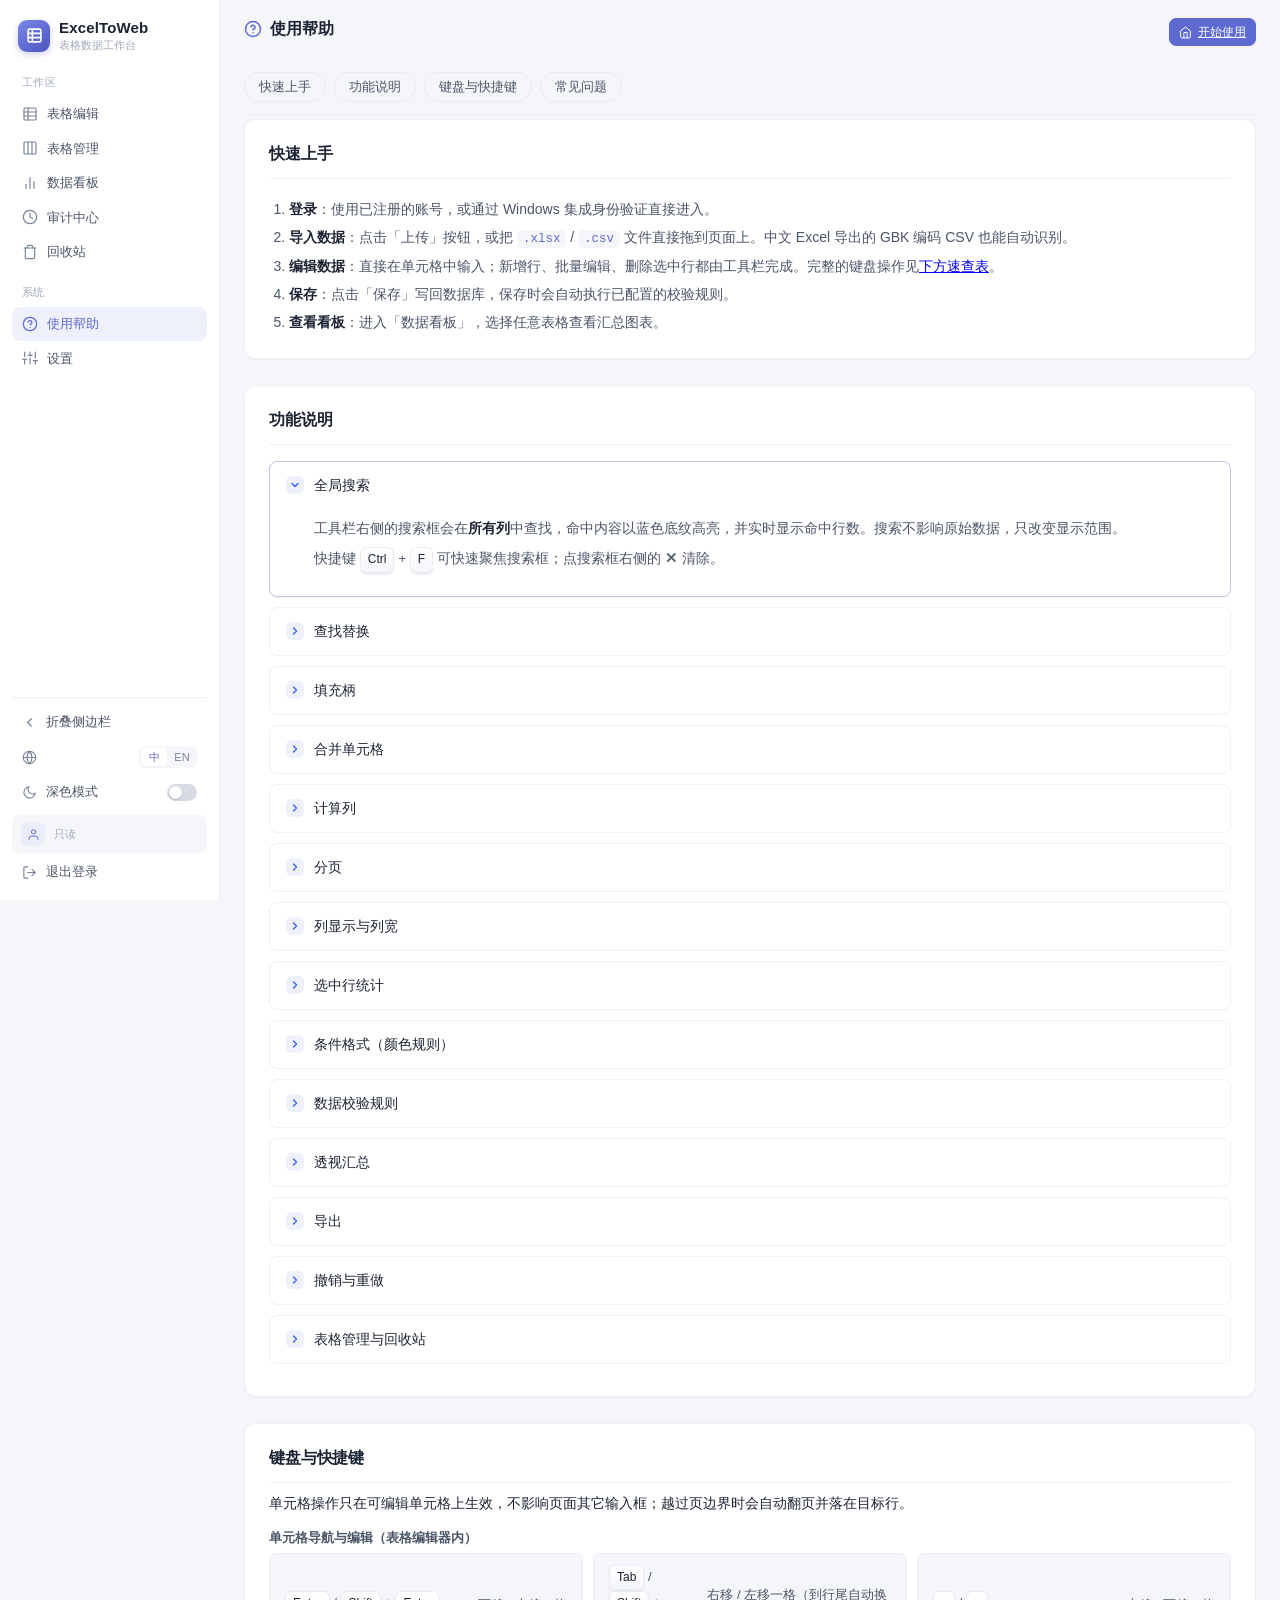
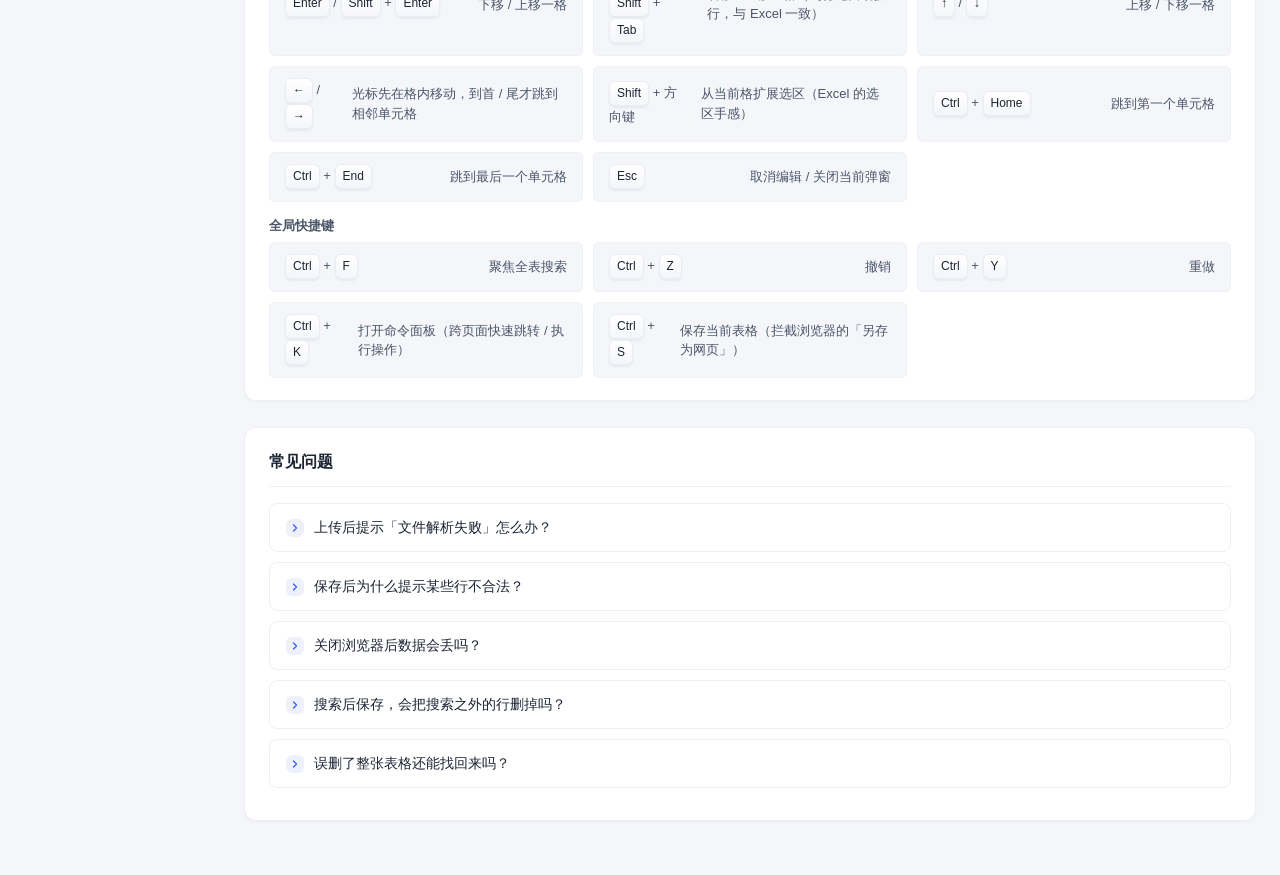
<file: ExcelToWeb/wwwroot/help.html>
<!DOCTYPE html>
<html lang="zh">
<head>
    <meta charset="UTF-8">
    <meta name="viewport" content="width=device-width, initial-scale=1.0">
    <title>使用帮助 - Excel 在线编辑工具</title>
    <script>
        (function () {
            var t = localStorage.getItem('theme');
            if (t === 'dark' || (!t && window.matchMedia && matchMedia('(prefers-color-scheme: dark)').matches)) {
                document.documentElement.setAttribute('data-theme', 'dark');
            }
            // 表格字号：紧凑 13px / 标准 14px / 舒适 15px（旧值 large = 舒适，未设置默认舒适）
            var s = localStorage.getItem('prefTextSize') || 'cozy';
            if (s === 'large' || s === 'cozy') {
                document.documentElement.setAttribute('data-text-size', 'large');
            } else if (s === 'compact') {
                document.documentElement.setAttribute('data-text-size', 'compact');
            }
        })();
    </script>
    <link rel="stylesheet" href="css/style.css">
    <style>
        /* 本页专用：页内锚点导航（纯 CSS 吸顶，无 JS 依赖） */
        .doc-toc {
            position: sticky; top: 0; z-index: 5;
            display: flex; flex-wrap: wrap; gap: 8px;
            padding: 12px 0; margin-bottom: 4px;
            background: var(--bg-page);
            border-bottom: 1px solid var(--border-light);
        }
        .doc-toc a {
            font-size: 13px; padding: 4px 14px; border-radius: 999px;
            color: var(--text-2);
            border: 1px solid var(--border); text-decoration: none;
        }
        .doc-toc a:hover { color: var(--primary); border-color: var(--primary); }
        .doc-section { scroll-margin-top: 64px; }
        .kbd-group { margin: 14px 0 6px; font-size: 13px; font-weight: 600; color: var(--text-2); }
    </style>
</head>
<body>
    <!-- 页面外壳：图标 sprite / 主题切换 / 退出登录 / 导航高亮，由 js/shell.js 统一提供 -->
    <script src="js/shell.js"></script>
    <!-- 多语言：i18n.js 提供语言状态 + DOM 即时翻译，i18n-en.js 是「中 → 英」字典（须在 shell.js 之后） -->
    <script src="js/i18n.js"></script>
    <script src="js/i18n-en.js"></script>
<script src="js/i18n-en-help.js"></script>
    <a class="skip-link" href="#mainContent">跳到主要内容</a>

    <div class="app-shell">
        <!-- ===== 侧边栏 ===== -->
        <aside class="sidebar">
            <div class="sidebar-brand">
                <div class="brand-icon"><svg class="icon"><use href="#i-table"/></svg></div>
                <div class="brand-text">
                    <span class="brand-name">ExcelToWeb</span>
                    <span class="brand-sub collapse-hide">表格数据工作台</span>
                </div>
            </div>

            <nav class="sidebar-nav">
                <p class="nav-section collapse-hide">工作区</p>
                <a class="nav-link" href="/" data-page="index" data-label="表格编辑"><svg class="icon"><use href="#i-table"/></svg><span class="collapse-hide">表格编辑</span></a>
                <a class="nav-link" href="/tables.html" data-page="tables" data-label="表格管理"><svg class="icon"><use href="#i-columns"/></svg><span class="collapse-hide">表格管理</span></a>
                <a class="nav-link" href="/dashboard.html" data-page="dashboard" data-label="数据看板"><svg class="icon"><use href="#i-chart"/></svg><span class="collapse-hide">数据看板</span></a>
                <a class="nav-link" href="/audit.html" data-page="audit" data-label="审计中心"><svg class="icon"><use href="#i-clock"/></svg><span class="collapse-hide">审计中心</span></a>
                <a class="nav-link" href="/trash.html" data-page="trash" data-label="回收站"><svg class="icon"><use href="#i-trash"/></svg><span class="collapse-hide">回收站</span></a>
                <p class="nav-section collapse-hide">系统</p>
                <a class="nav-link" href="/help.html" data-page="help" data-label="使用帮助"><svg class="icon"><use href="#i-help"/></svg><span class="collapse-hide">使用帮助</span></a>
                <a class="nav-link" href="/settings.html" data-page="settings" data-label="设置"><svg class="icon"><use href="#i-settings"/></svg><span class="collapse-hide">设置</span></a>
            </nav>

            <div class="sidebar-bottom">
                <button class="side-action sidebar-collapse-btn" id="sidebarToggle"
                        aria-label="折叠侧边栏" title="折叠侧边栏" aria-expanded="true">
                    <svg class="icon"><use href="#i-chevron-left"/></svg><span class="collapse-label collapse-hide">折叠侧边栏</span>
                </button>
                <button class="side-action" id="themeToggle" aria-label="切换主题">
                    <svg class="icon"><use href="#i-moon"/></svg><span class="theme-label collapse-hide">深色模式</span>
                    <span class="switch" aria-hidden="true"></span>
                </button>
                <div class="user-card">
                    <div class="user-avatar"><svg class="icon icon-sm"><use href="#i-user"/></svg></div>
                    <div class="user-meta">
                        <span class="user-name" id="userInfo"></span>
                        <span class="user-role">管理员 · 本机</span>
                    </div>
                </div>
                <button class="side-action" onclick="handleLogout()">
                    <svg class="icon"><use href="#i-logout"/></svg><span class="collapse-hide">退出登录</span>
                </button>
            </div>
        </aside>

        <!-- ===== 主内容 ===== -->
        <main class="main" id="mainContent">
            <div class="page-header">
                <h1><svg class="icon"><use href="#i-help"/></svg>使用帮助</h1>
                <a class="btn btn-primary btn-sm" href="/">
                    <svg class="icon icon-sm"><use href="#i-home"/></svg>开始使用
                </a>
            </div>

            <!-- 页内锚点导航：滚动到哪都能一键跳转 -->
            <nav class="doc-toc" aria-label="页内导航">
                <a href="#quickstart">快速上手</a>
                <a href="#features">功能说明</a>
                <a href="#keyboard">键盘与快捷键</a>
                <a href="#faq">常见问题</a>
            </nav>

            <!-- 快速上手 -->
            <section class="doc-section" id="quickstart">
                <h2 class="doc-title">快速上手</h2>
                <!-- 整段交给字典：句子中间夹着 <strong>/<code>/<a>，逐节点翻会碎 -->
                <ol class="doc-steps" data-i18n-html="help.quickstart.steps">
                    <li><strong>登录</strong>：使用已注册的账号，或通过 Windows 集成身份验证直接进入。</li>
                    <li><strong>导入数据</strong>：点击「上传」按钮，或把 <code>.xlsx</code> / <code>.csv</code> 文件直接拖到页面上。中文 Excel 导出的 GBK 编码 CSV 也能自动识别。</li>
                    <li><strong>编辑数据</strong>：直接在单元格中输入；新增行、批量编辑、删除选中行都由工具栏完成。完整的键盘操作见<a href="#keyboard">下方速查表</a>。</li>
                    <li><strong>保存</strong>：点击「保存」写回数据库，保存时会自动执行已配置的校验规则。</li>
                    <li><strong>查看看板</strong>：进入「数据看板」，选择任意表格查看汇总图表。</li>
                </ol>
            </section>

            <!-- 功能说明 -->
            <section class="doc-section" id="features">
                <h2 class="doc-title">功能说明</h2>

                <details class="faq" open>
                    <summary>全局搜索</summary>
                    <div class="faq-body" data-i18n-html="help.feature.search">
                        <p>工具栏右侧的搜索框会在<strong>所有列</strong>中查找，命中内容以蓝色底纹高亮，并实时显示命中行数。搜索不影响原始数据，只改变显示范围。</p>
                        <p>快捷键 <kbd>Ctrl</kbd> + <kbd>F</kbd> 可快速聚焦搜索框；点搜索框右侧的 ✕ 清除。</p>
                    </div>
                </details>

                <details class="faq">
                    <summary>查找替换</summary>
                    <div class="faq-body" data-i18n-html="help.feature.replace">
                        <p>编辑器提供查找替换，可在全部数据中查找并替换内容。替换前建议先用搜索确认命中范围，避免误替换。</p>
                    </div>
                </details>

                <details class="faq">
                    <summary>填充柄</summary>
                    <div class="faq-body" data-i18n-html="help.feature.fill">
                        <p>选中单元格后，拖动右下角的填充柄，可把内容快速填充到相邻单元格，适合批量补序号或复制内容。</p>
                    </div>
                </details>

                <details class="faq">
                    <summary>合并单元格</summary>
                    <div class="faq-body" data-i18n-html="help.feature.merge">
                        <p>Excel 文件里的合并区域在导入时会原样记录，网页中按合并效果展示，导出时同样保留。</p>
                    </div>
                </details>

                <details class="faq">
                    <summary>计算列</summary>
                    <div class="faq-body" data-i18n-html="help.feature.formula">
                        <p>输入以 <code>=</code> 开头的公式即可创建计算列（如单价 × 数量），支持四则运算与单元格引用，保存后自动算出结果，适合维护派生指标。</p>
                    </div>
                </details>

                <details class="faq">
                    <summary>分页</summary>
                    <div class="faq-body" data-i18n-html="help.feature.paging">
                        <p>通过工具栏「每页」下拉选择 50 / 100 / 500 或「全部」。默认值可在「设置 → 偏好设置」中调整。</p>
                        <p>数据量较大时建议分页，能显著减少浏览器渲染压力。</p>
                    </div>
                </details>

                <details class="faq">
                    <summary>列显示与列宽</summary>
                    <div class="faq-body" data-i18n-html="help.feature.columns">
                        <p>工具栏「列」按钮可勾选要显示的列，旁边的输入框可指定列宽（60–600 px，留空表示自动）。</p>
                        <p>隐藏列只影响显示，导出与保存时数据不受影响。</p>
                    </div>
                </details>

                <details class="faq">
                    <summary>选中行统计</summary>
                    <div class="faq-body" data-i18n-html="help.feature.selection">
                        <p>勾选任意行后，表格下方会出现统计条，对<strong>全部为数字</strong>的列给出求和（Σ）与平均值（x̄）。</p>
                        <p>含非数字内容的列不会参与统计，避免把日期、编号算进去。</p>
                    </div>
                </details>

                <details class="faq">
                    <summary>条件格式（颜色规则）</summary>
                    <div class="faq-body" data-i18n-html="help.feature.rules">
                        <p>「设置 → 条件格式规则」可为数值列配置区间颜色。选择应用列后添加规则，填写最小值、最大值与颜色。</p>
                        <p>最大值留空表示「该值以上」。所有设过规则的列都会同时着色，不只是当前选中的列。</p>
                    </div>
                </details>

                <details class="faq">
                    <summary>数据校验规则</summary>
                    <div class="faq-body" data-i18n-html="help.feature.validation">
                        <p>「设置 → 数据校验规则」可按列设置是否必填、数据类型（数字等）、最小值 / 最大值，还支持引用<strong>其它表格</strong>的列做合法值校验。</p>
                        <p>保存数据时会逐行检查，校验不通过的行会给出具体行号与原因，整批数据不会写入。</p>
                    </div>
                </details>

                <details class="faq">
                    <summary>透视汇总</summary>
                    <div class="faq-body" data-i18n-html="help.feature.pivot">
                        <p>选择维度列与数值列、指定聚合方式，即可生成跨行分组汇总，并支持导出——不用写公式就能得到「按地区 / 按月份」这类统计结果。</p>
                    </div>
                </details>

                <details class="faq">
                    <summary>导出</summary>
                    <div class="faq-body" data-i18n-html="help.feature.export">
                        <p>导出菜单提供四种方式：<strong>导出 Excel</strong>、<strong>导出 CSV</strong>、<strong>导出当前视图 CSV</strong>（只含搜索与排序后的结果、且遵循当前列显示设置）以及<strong>下载导入模板</strong>。</p>
                    </div>
                </details>

                <details class="faq">
                    <summary>撤销与重做</summary>
                    <div class="faq-body" data-i18n-html="help.feature.undo">
                        <p>单元格改动会记录历史，支持最多 50 步。</p>
                        <p>快捷键：<kbd>Ctrl</kbd> + <kbd>Z</kbd> 撤销，<kbd>Ctrl</kbd> + <kbd>Y</kbd> 重做。状态栏会显示剩余可撤销 / 可重做步数。</p>
                    </div>
                </details>

                <details class="faq">
                    <summary>表格管理与回收站</summary>
                    <div class="faq-body" data-i18n-html="help.feature.trash">
                        <p>「表格管理」页以卡片形式列出全部表格，可打开编辑、重命名、复制、单独导出或删除。</p>
                        <p>删除不会立刻清数据：表格会进入<a href="/trash.html">回收站</a>并保留 30 天，期间可随时恢复；确认不再需要时可在回收站里彻底删除，数据与关联的审计、校验规则将一并清除。</p>
                    </div>
                </details>
            </section>

            <!-- 键盘与快捷键 -->
            <section class="doc-section" id="keyboard">
                <h2 class="doc-title">键盘与快捷键</h2>
                <p class="muted" style="margin-top:-6px;">单元格操作只在可编辑单元格上生效，不影响页面其它输入框；越过页边界时会自动翻页并落在目标行。</p>

                <p class="kbd-group">单元格导航与编辑（表格编辑器内）</p>
                <div class="kbd-table">
                    <div class="kbd-row"><span><kbd>Enter</kbd> / <kbd>Shift</kbd> + <kbd>Enter</kbd></span><span>下移 / 上移一格</span></div>
                    <div class="kbd-row"><span><kbd>Tab</kbd> / <kbd>Shift</kbd> + <kbd>Tab</kbd></span><span>右移 / 左移一格（到行尾自动换行，与 Excel 一致）</span></div>
                    <div class="kbd-row"><span><kbd>↑</kbd> / <kbd>↓</kbd></span><span>上移 / 下移一格</span></div>
                    <div class="kbd-row"><span><kbd>←</kbd> / <kbd>→</kbd></span><span>光标先在格内移动，到首 / 尾才跳到相邻单元格</span></div>
                    <div class="kbd-row"><span><kbd>Shift</kbd> + 方向键</span><span>从当前格扩展选区（Excel 的选区手感）</span></div>
                    <div class="kbd-row"><span><kbd>Ctrl</kbd> + <kbd>Home</kbd></span><span>跳到第一个单元格</span></div>
                    <div class="kbd-row"><span><kbd>Ctrl</kbd> + <kbd>End</kbd></span><span>跳到最后一个单元格</span></div>
                    <div class="kbd-row"><span><kbd>Esc</kbd></span><span>取消编辑 / 关闭当前弹窗</span></div>
                </div>

                <p class="kbd-group">全局快捷键</p>
                <div class="kbd-table">
                    <div class="kbd-row"><span><kbd>Ctrl</kbd> + <kbd>F</kbd></span><span>聚焦全表搜索</span></div>
                    <div class="kbd-row"><span><kbd>Ctrl</kbd> + <kbd>Z</kbd></span><span>撤销</span></div>
                    <div class="kbd-row"><span><kbd>Ctrl</kbd> + <kbd>Y</kbd></span><span>重做</span></div>
                    <div class="kbd-row"><span><kbd>Ctrl</kbd> + <kbd>K</kbd></span><span>打开命令面板（跨页面快速跳转 / 执行操作）</span></div>
                    <div class="kbd-row"><span><kbd>Ctrl</kbd> + <kbd>S</kbd></span><span>保存当前表格（拦截浏览器的「另存为网页」）</span></div>
                </div>
            </section>

            <!-- 常见问题 -->
            <section class="doc-section" id="faq">
                <h2 class="doc-title">常见问题</h2>

                <details class="faq">
                    <summary>上传后提示「文件解析失败」怎么办？</summary>
                    <div class="faq-body" data-i18n-html="help.faq.parse">
                        <p>目前支持 <code>.xlsx</code> 与 <code>.csv</code> 两种格式（把其它文件直接改后缀是不行的），且要求第一行为表头、至少有一行数据。CSV 需为 UTF-8 或 GBK 编码，中文 Excel 导出的 CSV 通常可以直接使用。</p>
                    </div>
                </details>

                <details class="faq">
                    <summary>保存后为什么提示某些行不合法？</summary>
                    <div class="faq-body" data-i18n-html="help.faq.invalid">
                        <p>说明这些行违反了「数据校验规则」。提示中会带行号与具体原因，修正后再次保存即可。校验不通过时整批数据都不会写入，不会出现「改了一半」的情况。</p>
                    </div>
                </details>

                <details class="faq">
                    <summary>关闭浏览器后数据会丢吗？</summary>
                    <div class="faq-body" data-i18n-html="help.faq.persist">
                        <p>不会。数据保存在服务器数据库中，只有点击「保存」后才会写回。未保存的编辑在关闭页面后会丢失。</p>
                    </div>
                </details>

                <details class="faq">
                    <summary>搜索后保存，会把搜索之外的行删掉吗？</summary>
                    <div class="faq-body" data-i18n-html="help.faq.searchsave">
                        <p>不会。保存提交的始终是完整数据，搜索只是显示层的筛选。但删除选中行时需要注意：删除只作用于被勾选的行。</p>
                    </div>
                </details>

                <details class="faq">
                    <summary>误删了整张表格还能找回来吗？</summary>
                    <div class="faq-body" data-i18n-html="help.faq.restore">
                        <p>可以。删除的表格会进入<a href="/trash.html">回收站</a>保留 30 天，在「回收站」页点「恢复」即可原样找回（数据、审计历史、校验规则都还在）。超过 30 天会被系统自动彻底清除。</p>
                    </div>
                </details>
            </section>
        </main>
    </div>

    <script src="js/api.js"></script>
    <script src="js/utils.js"></script>
    <script src="js/palette.js"></script>
</body>
</html>
</file>
<file: ExcelToWeb/wwwroot/css/style.css>
/* ================================================================
   ExcelToWeb 样式入口
   原单文件样式已按职责拆分为下列模块，此处仅做汇总引入。
   注意：@import 必须位于文件最前；下方加载顺序即层叠顺序。
   顺序有实际约束，不要随意重排：
     * cell.css 必须紧跟 table.css —— 选区/焦点样式要能覆盖单元格基础样式
     * cards.css / doc.css 必须排在 pages.css 之后、console.css 之前
       —— console.css 末尾的响应式断点要能覆盖卡片网格与帮助页
     * pages.css 现在只放断点（media query），页面级样式在各自模块里
     * dash-table.css 必须紧跟 dash.css —— 汇总表沿用卡片外壳的样式基座
     * settings-security.css 必须紧跟 settings.css、settings-prefs.css 必须最后
       —— 设置页三个模块按「外壳 → 账号安全 → 偏好/关于」的覆盖顺序排列
     * sidebar-lang.css 必须紧跟 sidebar.css
       —— 折叠态规则挂在 .app-shell.sidebar-collapsed 上，要先有侧栏基础样式
   ================================================================ */

@import url("tokens.css");   /* 设计令牌（亮/暗）+ 全局重置 */
@import url("layout.css");   /* 应用外壳：主内容 + 页头 + 状态胶囊 */
@import url("sidebar.css");  /* 侧边栏：品牌 / 导航 / 底部操作 / 折叠态 */
@import url("sidebar-lang.css"); /* 语言切换控件（侧栏底部 / 登录页），依赖 sidebar.css 的折叠态选择器 */
@import url("toolbar.css");  /* 按钮、工具栏、下拉菜单、表格选择器 */
@import url("search.css");   /* 全局搜索框、列显示/列宽菜单 */
@import url("table.css");    /* 数据表格、冻结列、表头、表格密度、网格线 */
@import url("cell.css");     /* 可编辑单元格、建议列表、命中高亮、选区、填充柄 */
@import url("stats.css");    /* 汇总行、统计栏、分页条、选中统计、空状态 */
@import url("modal.css");    /* 弹窗外壳 + 表单控件 */
@import url("rules.css");    /* 规则表格 + 列管理面板 */
@import url("toast.css");    /* Toast 提示 */
@import url("palette.css");  /* Ctrl+K 命令面板 */
@import url("history.css");  /* 变更历史时间线 */
@import url("login.css");    /* 登录页（极光背景 + 玻璃卡片） */
@import url("dash.css");        /* 数据看板：统计卡 / 卡片外壳 / 图表区 */
@import url("dash-table.css");  /* 数据看板：分组汇总表（依赖 dash.css 的卡片外壳） */
@import url("pages.css");       /* 主页面响应式断点 */
@import url("cards.css");    /* 表格管理页卡片网格 */
@import url("doc.css");      /* 帮助页文档排版 */
@import url("console.css");  /* 二级页面其余：页头附加区、表格字号档位、响应式 */
@import url("settings.css");          /* 设置页：页头 / 标签栏 / 单列卡片 / 账号 */
@import url("settings-security.css"); /* 设置页：修改密码 / 会话管理（必须紧跟 settings.css） */
@import url("members.css");           /* 设置页：成员管理（RBAC）列表 */
@import url("settings-prefs.css");    /* 设置页：偏好设置 / 关于 / 窄屏（必须排在最后） */
@import url("pivot.css");    /* 透视汇总弹窗：字段表单 + 预览表格 */
</file>
